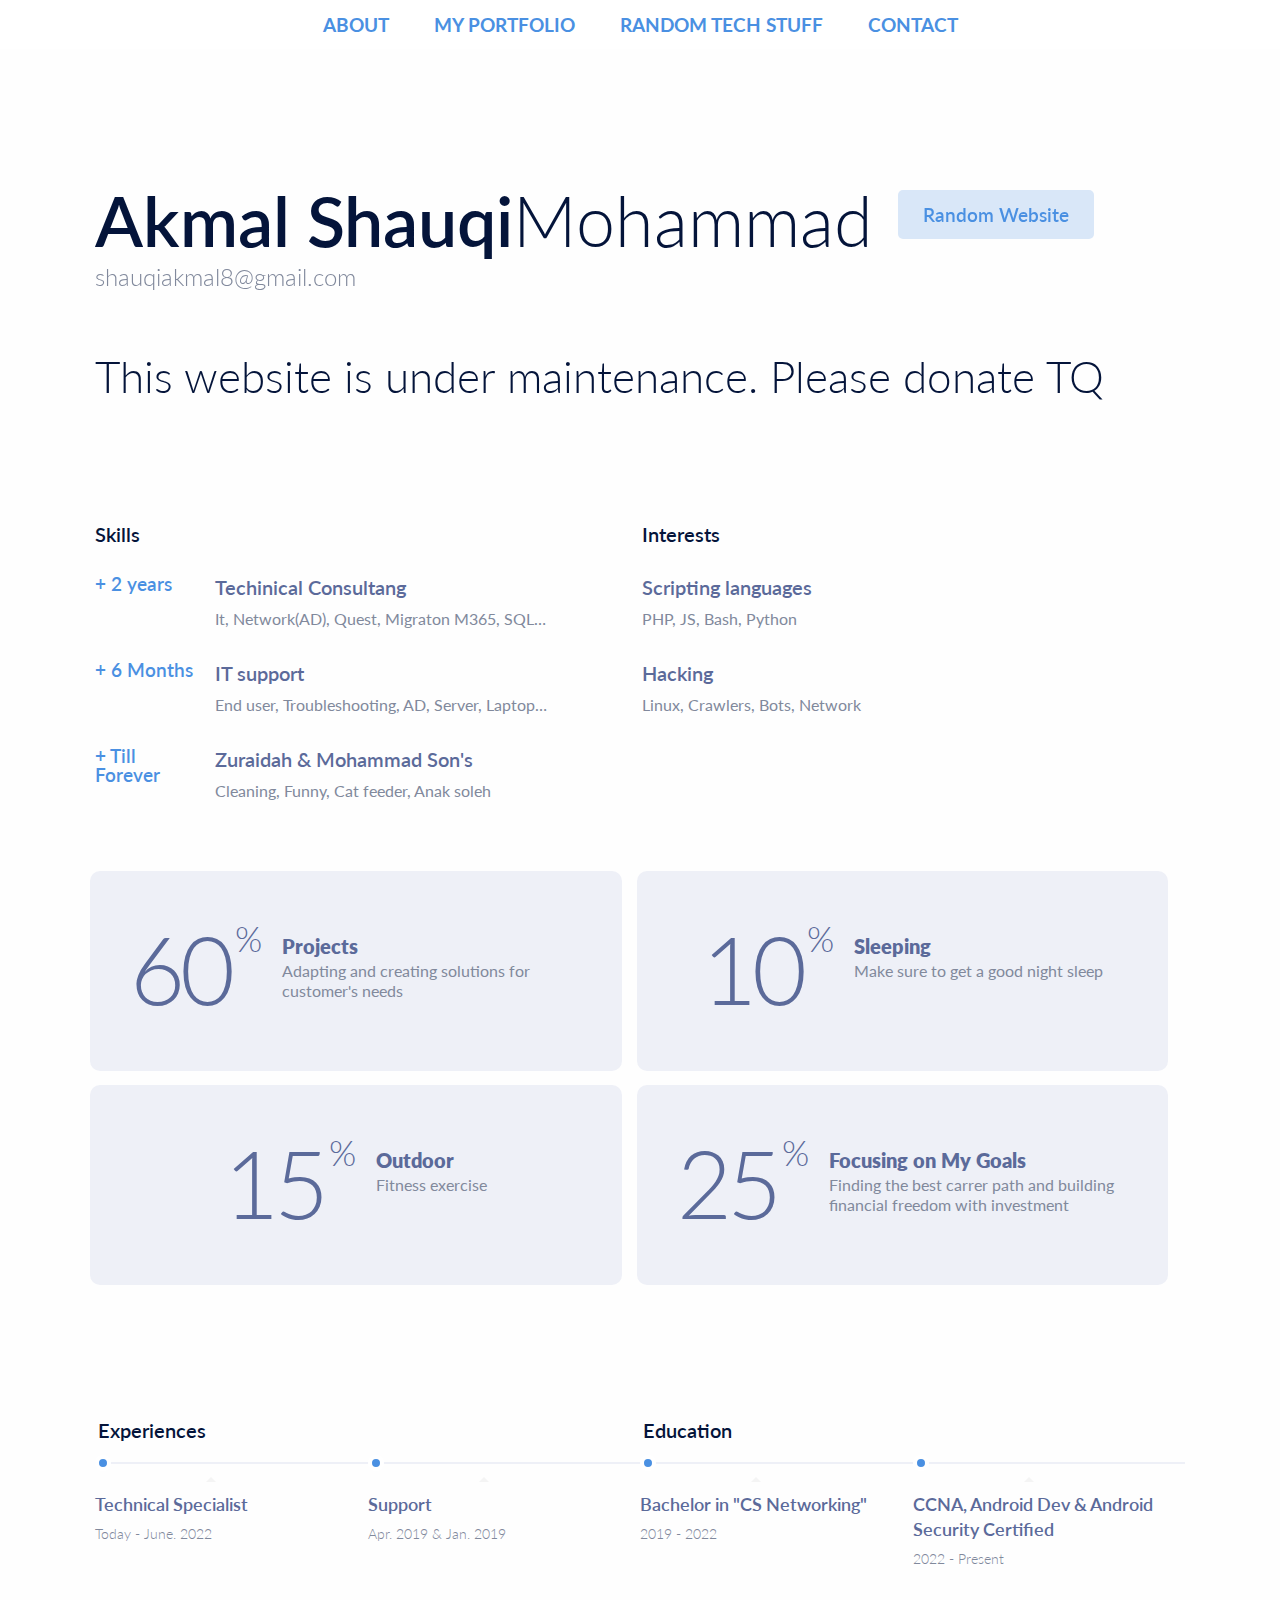
<file: index.html>
<head>
  <title>Minimal Resume Template</title>
  <link rel="stylesheet" type="text/css" href="styles.css">
  <meta name="viewport" content="width=device-width, initial-scale=1.0">
</head>
<body>

  <div class="container"></div>
    <nav>
      <a href="#About" title="">About</a>
      <a href="My-adventure.html" title="">My Portfolio</a>
      <a href="#IT-Dummy" title="">Random Tech Stuff</a>
      <a href="#Contact" title="">Contact</a>
    </nav>
  </div>
  <div class="container">
    <div class="hero">
      <h1 class="name"><strong>Akmal Shauqi</strong>Mohammad</h1>
      <span class="job-title">Random Website</span>
      <span class="email">shauqiakmal8@gmail.com</span>

      <h2 class="lead">This website is under maintenance. Please donate TQ</h2>
    </div>
  </div>

<!-- Skills and intrest section -->
  <div class="container">

    <div class="sections">
      <h2 class="section-title">Skills</h2>

      <div class="list-card">
        <span class="exp">+ 2 years</span>
        <div>
          <h3>Techinical Consultang</h3>
          <span>It, Network(AD), Quest, Migraton M365, SQL…</span>
        </div>
      </div>
      
      <div class="list-card">
        <span class="exp">+ 6 Months</span>
        <div>
          <h3>IT support</h3>
          <span>End user, Troubleshooting, AD, Server, Laptop…</span>
        </div>
      </div>  
          
      <div class="list-card">
        <span class="exp">+ Till Forever</span>
        <div>
          <h3>Zuraidah & Mohammad Son's</h3>
          <span>Cleaning, Funny, Cat feeder, Anak soleh</span>
        </div>
      </div>


    </div>
    <div class="sections">
        <h2 class="section-title">Interests</h2>
        
        <div class="list-card">
          <div>
            <h3>Scripting languages</h3>
            <span>PHP, JS, Bash, Python</span>
          </div>
        </div>  

        <div class="list-card">
          <div>
            <h3>Hacking</h3>
            <span>Linux, Crawlers, Bots, Network</span>
          </div>
        </div>    
    </div>
  </div>

  <!-- Achievements -->

  <div class="container cards">
    
    <div class="card">
      <div class="skill-level">
        <h2>60</h2>
        <span>%</span>
      </div>

      <div class="skill-meta">
        <h3>Projects</h3>
        <span>Adapting and creating solutions for customer's needs</span>
      </div>
    </div>

      
    <div class="card">
      <div class="skill-level">
        <h2>10</h2>
        <span>%</span>
      </div>

      <div class="skill-meta">
        <h3>Sleeping</h3>
        <span>Make sure to get a good night sleep</span>
      </div>
    </div>

      
    <div class="card">
      <div class="skill-level">
        <h2>15</h2>
        <span>%</span>
      </div>

      <div class="skill-meta">
        <h3>Outdoor</h3>
        <span>Fitness exercise</span>
      </div>
    </div>


    <div class="card">
      <div class="skill-level">
        <h2>25</h2>
        <span>%</span>
      </div>

      <div class="skill-meta">
        <h3>Focusing on My Goals</h3>
        <span>Finding the best carrer path and building financial freedom with investment</span>
      </div>
    </div>

  </div>

  <!-- Timeeline -->

  <div class="container">
    <ol class="timeline">
      <li>
        <p class="line">Experiences</p>
        <span class="point"></span>
        <p class="description">
          Technical Specialist
        </p>
        <span class="date">Today - June. 2022</span>
      </li>

      <li>
        <span class="point"></span>
        <p class="description">
          Support
        </p>
        <span class="date">Apr. 2019 & Jan. 2019</span>
      </li>

            <li>
        <p class="line">Education</p>
        <span class="point"></span>
        <p class="description">
          Bachelor in "CS Networking"
        </p>
        <span class="date">2019 - 2022</span>
      </li>

            <li>
        <span class="point"></span>
        <p class="description">
          CCNA, Android Dev & Android Security Certified
        </p>
        <span class="date">2022 - Present</span>
      </li>
    </ol>

  </div>


  <br><br>

</body>
</file>
<file: styles.css>
/*Load google font*/
@import url('https://fonts.googleapis.com/css?family=Lato:300,400,700');



/* Reset Styles */

html, body, div, span, applet, object, iframe,
h1, h2, h3, h4, h5, h6, p, blockquote, pre,
a, abbr, acronym, address, big, cite, code,
del, dfn, em, img, ins, kbd, q, s, samp,
small, strike, strong, sub, sup, tt, var,
b, u, i, center,
dl, dt, dd, ol, ul, li,
fieldset, form, label, legend,
table, caption, tbody, tfoot, thead, tr, th, td,
article, aside, canvas, details, embed, 
figure, figcaption, footer, header, hgroup, 
menu, nav, output, ruby, section, summary,
time, mark, audio, video {
  margin: 0;
  padding: 0;
  border: 0;
  font-size: 100%;
  font: inherit;
  vertical-align: baseline;
}
/* HTML5 display-role reset for older browsers */
article, aside, details, figcaption, figure, 
footer, header, hgroup, menu, nav, section {
  display: block;
}
a{
  text-decoration: none;
  text-transform: none;
  color: #4A90E2;
}

body {
  line-height: 1;
  font-family: lato, ubuntu,-apple-system,BlinkMacSystemFont,Segoe UI,Roboto,Oxygen,Ubuntu,Cantarell,Open Sans,Helvetica Neue,sans-serif;
  text-rendering : optimizeLegibility;
  -webkit-font-smoothing : antialiased;
  font-size: 19px;
  background-color: #FEFEFE;
  color: #04143A;
}
ol, ul {
  list-style: none;
}
blockquote, q {
  quotes: none;
}
blockquote:before, blockquote:after,
q:before, q:after {
  content: '';
  content: none;
}
table {
  border-collapse: collapse;
  border-spacing: 0;
}

p {
  color: #15171a;
  font-size: 17;
  line-height: 31px;
}

strong {
  font-weight: 600;
}

div , footer {
  box-sizing: border-box;
}

nav {
  text-align: center;
  background-color: #fff;
  position: fixed;
  top: 0;
  width: 100%;
}

nav a {
  display: inline-block;
  padding: 15px 20px;
  text-decoration: none;
  text-transform: uppercase;
  font-weight: 700;
}
/* Reset ends */


/*Hero section*/

.container {
  max-width: 1100px;
  height: auto;
  margin: 60px auto;
  padding: 5px;
}

.hero {
  margin: 50px auto; 
  position: relative;
}

h1.name {
  font-size: 70px;
  font-weight: 300;
  display: inline-block;
}

.job-title {
  vertical-align: top;
  background-color: #D9E7F8;
  color: #4A90E2;
  font-weight: 600;
  margin-top: 5px;
  margin-left: 20px;
  border-radius: 5px;
  display: inline-block;
  padding: 15px 25px;
}

.email {
  display: block;
  font-size: 24px;
  font-weight: 300;
  color: #81899C;
  margin-top: 10px;
}

.lead {
  font-size: 44px;
  font-weight: 300;
  margin-top: 60px;
  line-height: 55px;
}

/*hero ends*/

/*skills & intrests*/

.sections {
  vertical-align: top;
  display: inline-block;
  width: 49.7%;
  height: 50px;
}

.section-title {
  font-size: 20px;
  font-weight: 600;
  margin-bottom: 15px;
}

.list-card {
  margin: 30px 0;
}

.list-card .exp , .list-card div{
  display: inline-block;
  vertical-align: top;
}

.list-card .exp {
  margin-right: 15px;
  color: #4A90E2;
  font-weight: 600;
  width: 100px;
}

.list-card div {
  width: 70%;
}

.list-card h3 {
  font-size: 20px;
  font-weight: 600;
  color: #5B6A9A;
  line-height: 26px;
  margin-bottom: 8px;
}

.list-card div span {
  font-size: 16px;
  color: #81899C;
  line-height: 22px;
}

/*skill and intrests ends*/

/* Achievements */


.cards {
  max-width: 1120px;
  display: block;
  margin-top: 280px;
}

.card {
  width: 47.9%;
  height: 200px;
  background-color: #EEF0F7;
  display: inline-block;
  margin: 7px 5px;
  vertical-align: top;
  border-radius: 10px;
  text-align: center;
  padding-top: 50px;
  transition: 0.5s; 
}

.card-active , .card:hover{
  transform: scale(1.05);
  background-color: #fff;
  box-shadow: 0px 5px 50px -8px #ddd;
  cursor: pointer;
}


.skill-level {
  display: inline-block;
  max-width: 160px;
}

.skill-level span {
  font-size: 35px;
  font-weight: 300;
  color: #5B6A9A;
  vertical-align: top;
}

.skill-level h2 {
  font-size: 95px;
  font-weight: 300;
  display: inline-block;
  vertical-align: top;
  color: #5B6A9A;
  letter-spacing: -5px;
}

.skill-meta {
  vertical-align: top;
  display: inline-block;
  max-width: 300px;
  text-align: left;
  margin-top: 15px;
  margin-left: 15px;
}

.skill-meta h3 {
  font-size: 20px;
  font-weight: 800;
  color: #5B6A9A;
  margin-bottom: 5px;
}

.skill-meta span{
  color: #81899C;
  line-height: 20px;
  font-size: 16px;
}

/* Achievements ends */



/* Timeline styles*/


ol {
  position: relative;
  display: block;
  margin: 100px 0;
  height: 2px;
  background: #EEF0F7;

}
ol::before,
ol::after {
  content: "";
  position: absolute;
  top: -10px;
  display: block;
  width: 0;
  height: 0;
    border-radius: 10px;
  border: 0px solid #31708F;
}
ol::before {
  left: -5px;
}
ol::after {
  right: -10px;
  border: 0px solid transparent;
  border-right: 0;
  border-left: 20px solid #31708F;
    border-radius: 3px;
}

/* ---- Timeline elements ---- */
li {
  position: relative;
  display: inline-block;
  float: left;
  width: 25%;
    height: 50px;
}
li .line {
  position: absolute;
  top: -47px;
  left: 1%;
  font-size: 20px;
  font-weight: 600;
  color: #04143A;
}
li .point {
  content: "";
  top: -7px;
  left: 0%;
  display: block;
  width: 8px;
  height: 8px;
  border: 4px solid #fff;
  border-radius: 10px;
  background: #4A90E2;
  position: absolute;
}
li .description {
  display: none;
  padding: 10px 0;
  margin-top: 20px;
  position: relative;
  font-weight: normal;
  z-index: 1;
  max-width: 95%;
  font-size: 18px;
  font-weight: 600;
  line-height: 25px;
  color: #5B6A9A;
}
.description::before {
  content: '';
  width: 0; 
  height: 0; 
  border-left: 5px solid transparent;
  border-right: 5px solid transparent;
  border-bottom: 5px solid #f4f4f4;
  position: absolute;
  top: -5px;
  left: 43%;
}


.timeline .date{
  font-size: 14px;
  color: #81899C;
  font-weight: 300;
}

/* ---- Hover effects ---- */
li:hover {
  color: #48A4D2;
}
li .description {
  display: block;
}

/*timeline ends*/



/* Media queries*/

@media(max-width: 1024px){
  .container {
    padding: 15px;
    margin: 0px auto;
  }
  .cards {
    margin-top: 250px;
  }
  .card {
    padding-top: 20px;
  }
}

@media(max-width: 768px){
  .container {
    padding: 15px;
    margin: 0px auto;
  }
  .cards {
    margin-top: 320px;
  }

  .card {
    padding: 15px;
    text-align: left;
  }
  .card h2 {
    font-size: 70px;
  }
    .card , .sections {
    width: 100%;
    height: auto;
    margin: 10px 0;
    float: left;
  }

  .timeline{
    border: none;
    background-color: rgba(0,0,0,0);
  }

  .timeline li{
    margin-top: 70px;
    height: 150px;
  }
}


@media(max-width: 425px) {
  h1.name {
    font-size: 40px;
  }

  .card , .sections {
    width: 100%;
    height: auto;
    margin: 10px 0;
    float: left;
  }

  .timeline{
    display: none;
    }

  .job-title {
    position: absolute;
    font-size: 15px;
    top: -40px;
    right: 20px;
    padding: 10px
  }

  .lead {
    margin-top: 15px;
    font-size: 20px;
    line-height: 28px;
  }
  .container {
    margin: 0px;
    padding: 0 15px;
  }
  footer {
    margin-top: 2050px;
  }
  }


/* End of all :P*/
</file>
